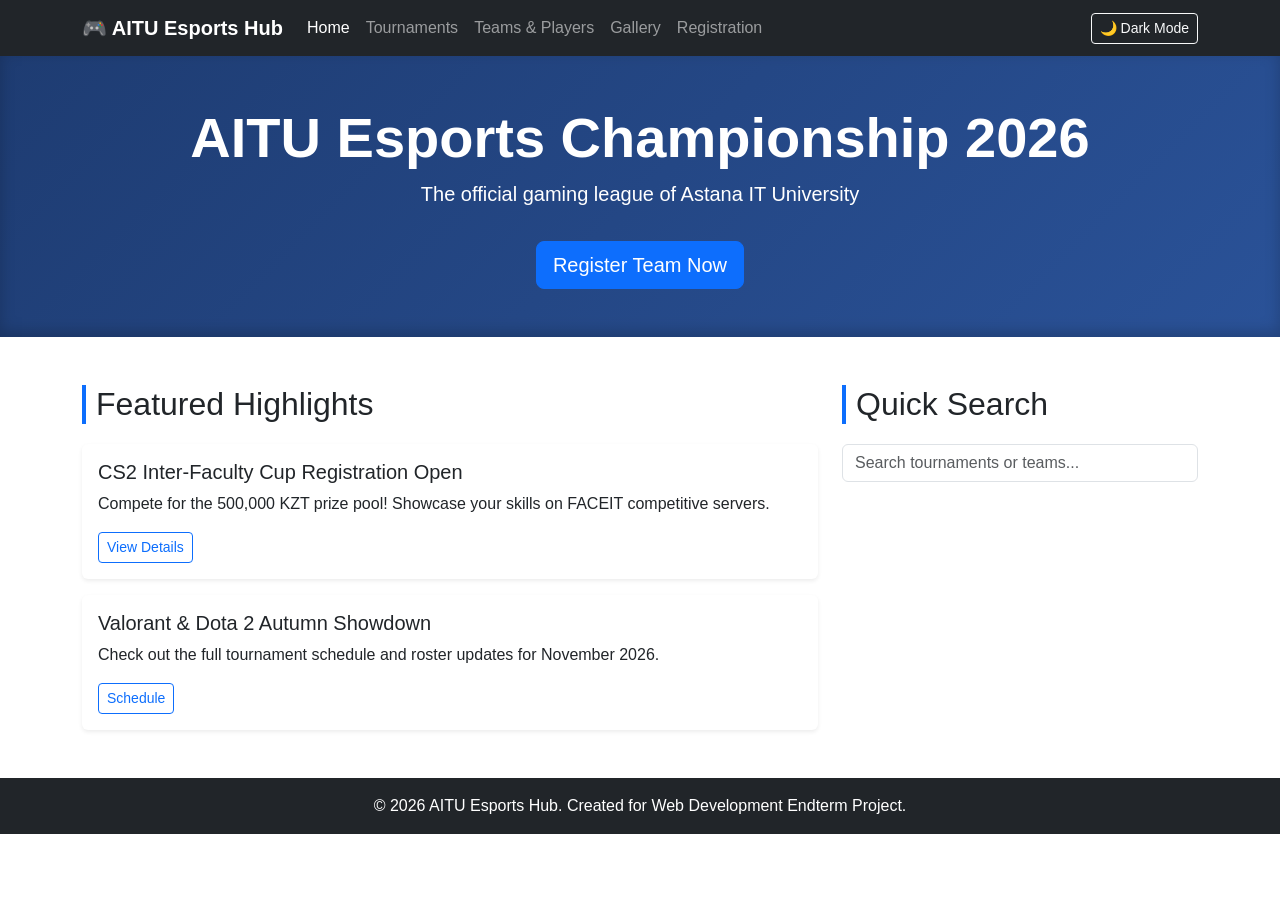
<file: index.html>
<!DOCTYPE html>
<html lang="en">
<head>
  <meta charset="UTF-8">
  <meta name="viewport" content="width=device-width, initial-scale=1.0">
  <title>AITU Esports Hub - Home</title>
  <link href="https://cdn.jsdelivr.net/npm/bootstrap@5.3.0/dist/css/bootstrap.min.css" rel="stylesheet">
  <link rel="stylesheet" href="css/styles.css">
  <script src="https://code.jquery.com/jquery-3.6.4.min.js"></script>
</head>

<body>
  <nav class="navbar navbar-expand-lg navbar-dark bg-dark sticky-top">
    <div class="container">
      <a class="navbar-brand fw-bold" href="index.html">🎮 AITU Esports Hub</a>
      <button class="navbar-toggler" type="button" data-bs-toggle="collapse" data-bs-target="#navbarNav">
        <span class="navbar-toggler-icon"></span>
      </button>
      <div class="collapse navbar-collapse" id="navbarNav">
        <ul class="navbar-menu navbar-nav me-auto">
          <li class="nav-item"><a class="nav-link active" href="index.html">Home</a></li>
          <li class="nav-item"><a class="nav-link" href="tournaments.html">Tournaments</a></li>
          <li class="nav-item"><a class="nav-link" href="teams.html">Teams & Players</a></li>
          <li class="nav-item"><a class="nav-link" href="gallery.html">Gallery</a></li>
          <li class="nav-item"><a class="nav-link" href="register.html">Registration</a></li>
        </ul>
        <button id="themeToggleBtn" class="btn btn-outline-light btn-sm">🌙 Dark Mode</button>
      </div>
    </div>
  </nav>

  <header class="hero-section text-white text-center py-5">
    <div class="container">
      <h1 class="display-4 fw-bold">AITU Esports Championship 2026</h1>
      <p class="lead">The official gaming league of Astana IT University</p>
      <a href="register.html" class="btn btn-primary btn-lg mt-3">Register Team Now</a>
    </div>
  </header>

  <main class="container my-5">
    <section class="row mb-5">
      <div class="col-md-8">
        <h2 class="section-title">Featured Highlights</h2>
        <div class="card mb-3 border-0 shadow-sm">
          <div class="card-body">
            <h5 class="card-title">CS2 Inter-Faculty Cup Registration Open</h5>
            <p class="card-text">Compete for the 500,000 KZT prize pool! Showcase your skills on FACEIT competitive servers.</p>
            <a href="tournaments.html" class="btn btn-outline-primary btn-sm">View Details</a>
          </div>
        </div>
        <div class="card border-0 shadow-sm">
          <div class="card-body">
            <h5 class="card-title">Valorant & Dota 2 Autumn Showdown</h5>
            <p class="card-text">Check out the full tournament schedule and roster updates for November 2026.</p>
            <a href="tournaments.html" class="btn btn-outline-primary btn-sm">Schedule</a>
          </div>
        </div>
      </div>

      <div class="col-md-4">
        <h2 class="section-title">Quick Search</h2>
        <div class="mb-3">
          <input type="text" id="quickSearchInput" class="form-control" placeholder="Search tournaments or teams...">
          <ul id="quickSearchResults" class="list-group mt-2 shadow-sm"></ul>
        </div>
      </div>
    </section>
  </main>

  <footer class="bg-dark text-white text-center py-3">
    <div class="container">
      <p class="mb-0">&copy; 2026 AITU Esports Hub. Created for Web Development Endterm Project.</p>
    </div>
  </footer>

  <script src="https://cdn.jsdelivr.net/npm/bootstrap@5.3.0/dist/js/bootstrap.bundle.min.js"></script>
  <script src="js/main.js"></script>
  <script src="js/jquery-effects.js"></script>
</body>
</html>
</file>
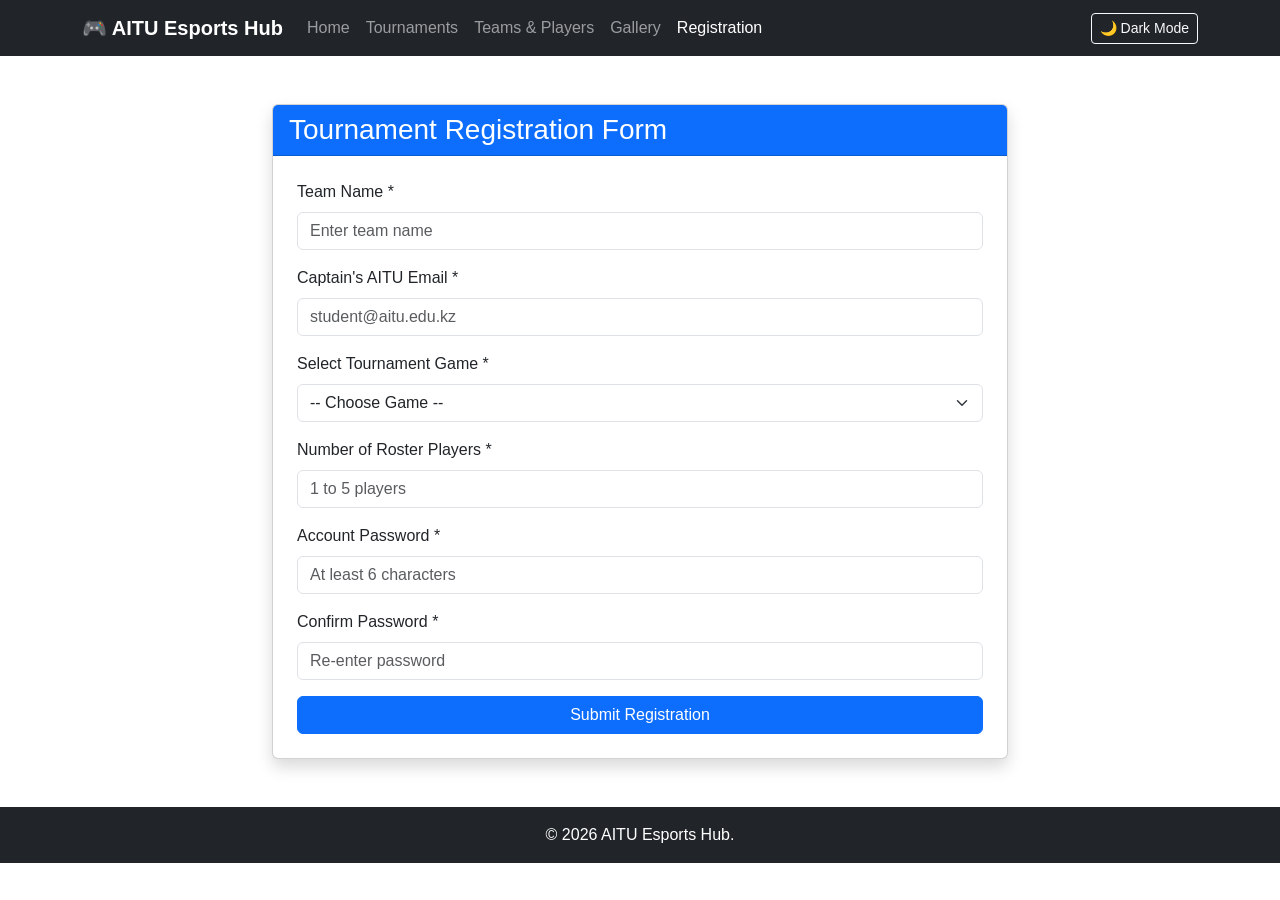
<file: register.html>
<!DOCTYPE html>
<html lang="en">
<head>
  <meta charset="UTF-8">
  <meta name="viewport" content="width=device-width, initial-scale=1.0">
  <title>AITU Esports Hub - Registration</title>
  <link href="https://cdn.jsdelivr.net/npm/bootstrap@5.3.0/dist/css/bootstrap.min.css" rel="stylesheet">
  <link rel="stylesheet" href="css/styles.css">
  <script src="https://code.jquery.com/jquery-3.6.4.min.js"></script>
</head>
<body>
  <nav class="navbar navbar-expand-lg navbar-dark bg-dark sticky-top">
    <div class="container">
      <a class="navbar-brand fw-bold" href="index.html">🎮 AITU Esports Hub</a>
      <button class="navbar-toggler" type="button" data-bs-toggle="collapse" data-bs-target="#navbarNav">
        <span class="navbar-toggler-icon"></span>
      </button>
      <div class="collapse navbar-collapse" id="navbarNav">
        <ul class="navbar-menu navbar-nav me-auto">
          <li class="nav-item"><a class="nav-link" href="index.html">Home</a></li>
          <li class="nav-item"><a class="nav-link" href="tournaments.html">Tournaments</a></li>
          <li class="nav-item"><a class="nav-link" href="teams.html">Teams & Players</a></li>
          <li class="nav-item"><a class="nav-link" href="gallery.html">Gallery</a></li>
          <li class="nav-item"><a class="nav-link active" href="register.html">Registration</a></li>
        </ul>
        <button id="themeToggleBtn" class="btn btn-outline-light btn-sm">🌙 Dark Mode</button>
      </div>
    </div>
  </nav>

  <div class="container my-5">
    <div class="row justify-content-center">
      <div class="col-md-8">
        <div class="card shadow">
          <div class="card-header bg-primary text-white">
            <h3 class="card-title mb-0">Tournament Registration Form</h3>
          </div>
          <div class="card-body p-4">

            <div id="successAlert" class="alert alert-success d-none" role="alert">
              🎉 Registration successful! Your team has been registered for the tournament.
            </div>

            <form id="registrationForm" novalidate>
              <div class="mb-3">
                <label for="teamName" class="form-label">Team Name *</label>
                <input type="text" class="form-control" id="teamName" placeholder="Enter team name">
                <div class="invalid-feedback" id="teamNameError">Team name must be at least 3 characters.</div>
              </div>

              <div class="mb-3">
                <label for="captainEmail" class="form-label">Captain's AITU Email *</label>
                <input type="email" class="form-control" id="captainEmail" placeholder="student@aitu.edu.kz">
                <div class="invalid-feedback" id="emailError">Please enter a valid email address.</div>
              </div>

              <div class="mb-3">
                <label for="gameSelect" class="form-label">Select Tournament Game *</label>
                <select class="form-select" id="gameSelect">
                  <option value="">-- Choose Game --</option>
                  <option value="CS2">Counter-Strike 2</option>
                  <option value="Dota 2">Dota 2</option>
                  <option value="Valorant">Valorant</option>
                  <option value="FC 24">FC 24</option>
                </select>
                <div class="invalid-feedback" id="gameError">Please select a tournament game.</div>
              </div>

              <div class="mb-3">
                <label for="playerCount" class="form-label">Number of Roster Players *</label>
                <input type="number" class="form-control" id="playerCount" min="1" max="5" placeholder="1 to 5 players">
                <div class="invalid-feedback" id="playerCountError">Player count must be between 1 and 5.</div>
              </div>

              <div class="mb-3">
                <label for="password" class="form-label">Account Password *</label>
                <input type="password" class="form-control" id="password" placeholder="At least 6 characters">
                <div class="invalid-feedback" id="passwordError">Password must be at least 6 characters.</div>
              </div>

              <div class="mb-3">
                <label for="confirmPassword" class="form-label">Confirm Password *</label>
                <input type="password" class="form-control" id="confirmPassword" placeholder="Re-enter password">
                <div class="invalid-feedback" id="confirmPasswordError">Passwords do not match.</div>
              </div>

              <button type="submit" class="btn btn-primary w-100">Submit Registration</button>
            </form>
          </div>
        </div>
      </div>
    </div>
  </div>

  <footer class="bg-dark text-white text-center py-3 mt-5">
    <div class="container">
      <p class="mb-0">&copy; 2026 AITU Esports Hub.</p>
    </div>
  </footer>

  <script src="https://cdn.jsdelivr.net/npm/bootstrap@5.3.0/dist/js/bootstrap.bundle.min.js"></script>
  <script src="js/main.js"></script>
  <script src="js/validation.js"></script>
  <script src="js/jquery-effects.js"></script>
</body>
</html>
</file>
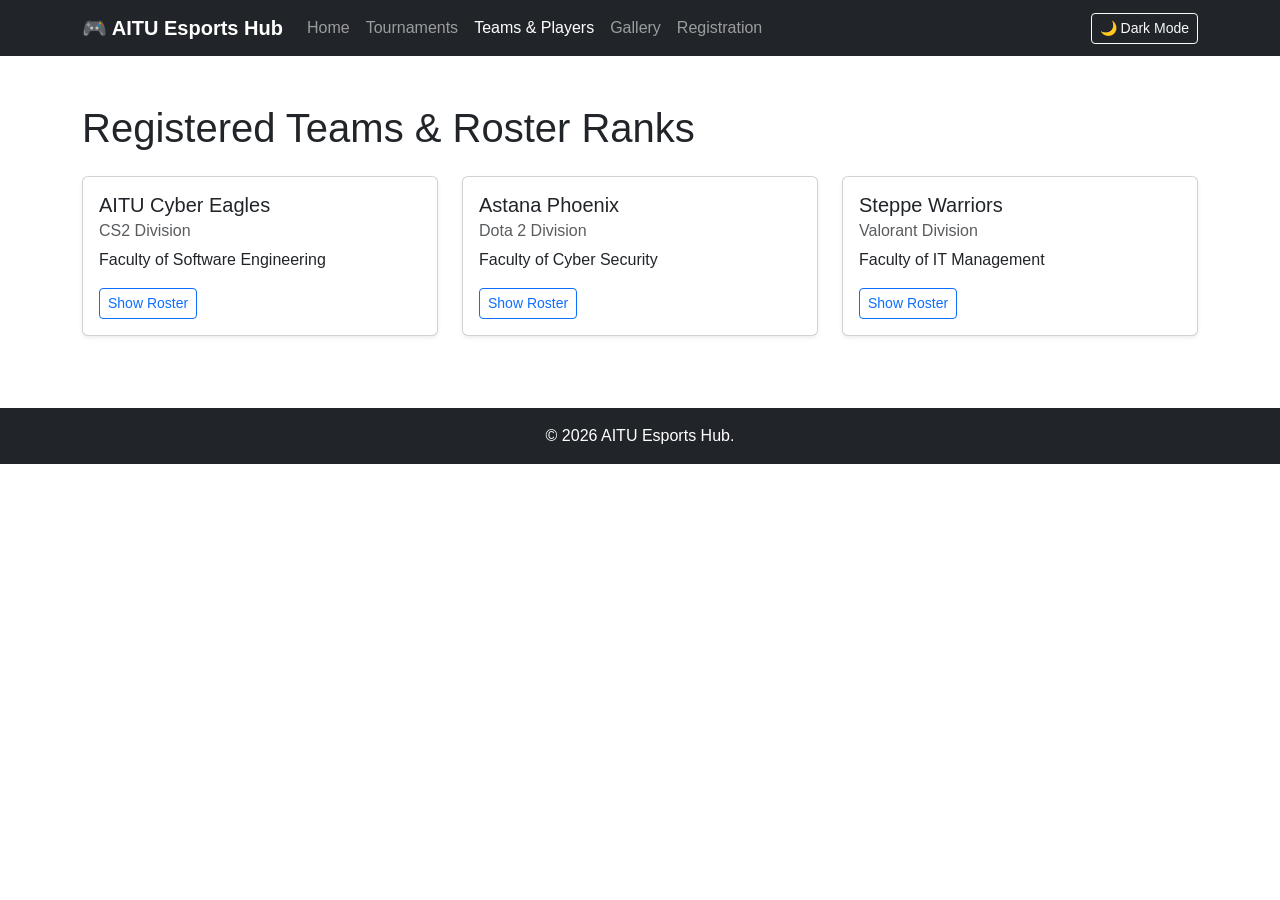
<file: teams.html>
<!DOCTYPE html>
<html lang="en">
<head>
  <meta charset="UTF-8">
  <meta name="viewport" content="width=device-width, initial-scale=1.0">
  <title>AITU Esports Hub - Teams</title>
  <link href="https://cdn.jsdelivr.net/npm/bootstrap@5.3.0/dist/css/bootstrap.min.css" rel="stylesheet">
  <link rel="stylesheet" href="css/styles.css">
  <script src="https://code.jquery.com/jquery-3.6.4.min.js"></script>
</head>
<body>
  <nav class="navbar navbar-expand-lg navbar-dark bg-dark sticky-top">
    <div class="container">
      <a class="navbar-brand fw-bold" href="index.html">🎮 AITU Esports Hub</a>
      <button class="navbar-toggler" type="button" data-bs-toggle="collapse" data-bs-target="#navbarNav">
        <span class="navbar-toggler-icon"></span>
      </button>
      <div class="collapse navbar-collapse" id="navbarNav">
        <ul class="navbar-menu navbar-nav me-auto">
          <li class="nav-item"><a class="nav-link" href="index.html">Home</a></li>
          <li class="nav-item"><a class="nav-link" href="tournaments.html">Tournaments</a></li>
          <li class="nav-item"><a class="nav-link active" href="teams.html">Teams & Players</a></li>
          <li class="nav-item"><a class="nav-link" href="gallery.html">Gallery</a></li>
          <li class="nav-item"><a class="nav-link" href="register.html">Registration</a></li>
        </ul>
        <button id="themeToggleBtn" class="btn btn-outline-light btn-sm">🌙 Dark Mode</button>
      </div>
    </div>
  </nav>

  <div class="container my-5">
    <h1 class="mb-4">Registered Teams & Roster Ranks</h1>

    <div class="row">
      <div class="col-md-4 mb-4">
        <div class="card h-100 shadow-sm">
          <div class="card-body">
            <h5 class="card-title">AITU Cyber Eagles</h5>
            <h6 class="card-subtitle mb-2 text-muted">CS2 Division</h6>
            <p class="card-text">Faculty of Software Engineering</p>
            <button class="btn btn-outline-primary btn-sm toggle-roster-btn">Show Roster</button>
            <div class="roster-details mt-3" style="display:none;">
              <ul class="list-group list-group-flush">
                <li class="list-group-item">Aldiyar (Captain / AWPer)</li>
                <li class="list-group-item">Dossymzhan (Rifler)</li>
                <li class="list-group-item">Nurislambek (Entry)</li>
                <li class="list-group-item">Alikhan (Support)</li>
                <li class="list-group-item">Sultan (IGL)</li>
              </ul>
            </div>
          </div>
        </div>
      </div>

      <div class="col-md-4 mb-4">
        <div class="card h-100 shadow-sm">
          <div class="card-body">
            <h5 class="card-title">Astana Phoenix</h5>
            <h6 class="card-subtitle mb-2 text-muted">Dota 2 Division</h6>
            <p class="card-text">Faculty of Cyber Security</p>
            <button class="btn btn-outline-primary btn-sm toggle-roster-btn">Show Roster</button>
            <div class="roster-details mt-3" style="display:none;">
              <ul class="list-group list-group-flush">
                <li class="list-group-item">CyberKing (Carry)</li>
                <li class="list-group-item">MidGod (Mid)</li>
                <li class="list-group-item">OfflanePro (Offlane)</li>
                <li class="list-group-item">Supp4 (Soft Support)</li>
                <li class="list-group-item">WardMaster (Hard Support)</li>
              </ul>
            </div>
          </div>
        </div>
      </div>

      <div class="col-md-4 mb-4">
        <div class="card h-100 shadow-sm">
          <div class="card-body">
            <h5 class="card-title">Steppe Warriors</h5>
            <h6 class="card-subtitle mb-2 text-muted">Valorant Division</h6>
            <p class="card-text">Faculty of IT Management</p>
            <button class="btn btn-outline-primary btn-sm toggle-roster-btn">Show Roster</button>
            <div class="roster-details mt-3" style="display:none;">
              <ul class="list-group list-group-flush">
                <li class="list-group-item">ViperMain (Duelist)</li>
                <li class="list-group-item">JettPlayer (Initiator)</li>
                <li class="list-group-item">OmenGhost (Controller)</li>
                <li class="list-group-item">CypherSec (Sentinel)</li>
                <li class="list-group-item">SageHeal (Flex)</li>
              </ul>
            </div>
          </div>
        </div>
      </div>
    </div>
  </div>

  <footer class="bg-dark text-white text-center py-3 mt-5">
    <div class="container">
      <p class="mb-0">&copy; 2026 AITU Esports Hub.</p>
    </div>
  </footer>

  <script src="https://cdn.jsdelivr.net/npm/bootstrap@5.3.0/dist/js/bootstrap.bundle.min.js"></script>
  <script src="js/main.js"></script>
  <script src="js/jquery-effects.js"></script>
</body>
</html>
</file>
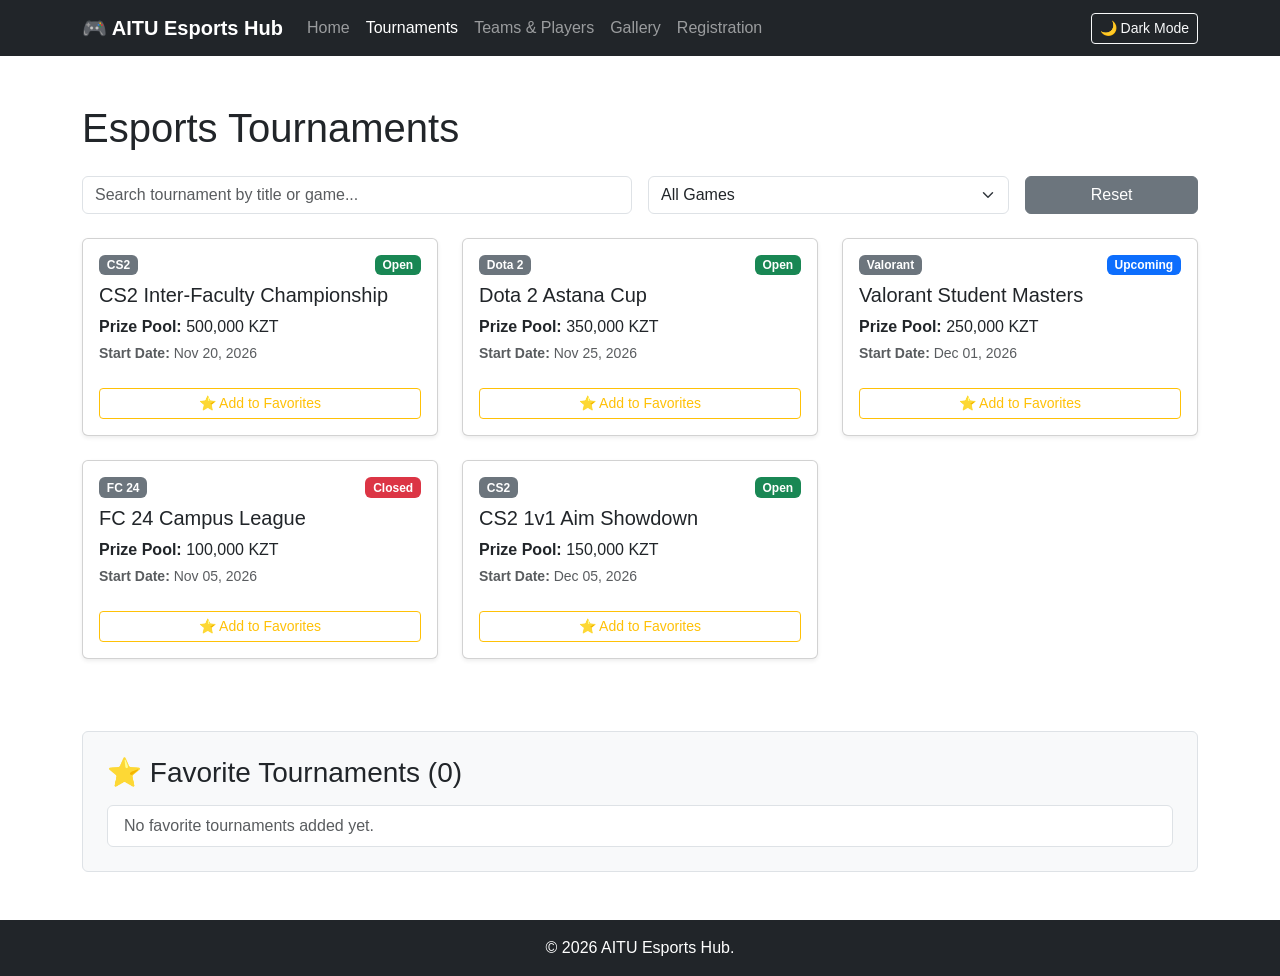
<file: tournaments.html>
<!DOCTYPE html>
<html lang="en">
<head>
  <meta charset="UTF-8">
  <meta name="viewport" content="width=device-width, initial-scale=1.0">
  <title>AITU Esports Hub - Tournaments</title>
  <link href="https://cdn.jsdelivr.net/npm/bootstrap@5.3.0/dist/css/bootstrap.min.css" rel="stylesheet">
  <link rel="stylesheet" href="css/styles.css">
  <script src="https://code.jquery.com/jquery-3.6.4.min.js"></script>
</head>
<body>
  <nav class="navbar navbar-expand-lg navbar-dark bg-dark sticky-top">
    <div class="container">
      <a class="navbar-brand fw-bold" href="index.html">🎮 AITU Esports Hub</a>
      <button class="navbar-toggler" type="button" data-bs-toggle="collapse" data-bs-target="#navbarNav">
        <span class="navbar-toggler-icon"></span>
      </button>
      <div class="collapse navbar-collapse" id="navbarNav">
        <ul class="navbar-menu navbar-nav me-auto">
          <li class="nav-item"><a class="nav-link" href="index.html">Home</a></li>
          <li class="nav-item"><a class="nav-link active" href="tournaments.html">Tournaments</a></li>
          <li class="nav-item"><a class="nav-link" href="teams.html">Teams & Players</a></li>
          <li class="nav-item"><a class="nav-link" href="gallery.html">Gallery</a></li>
          <li class="nav-item"><a class="nav-link" href="register.html">Registration</a></li>
        </ul>
        <button id="themeToggleBtn" class="btn btn-outline-light btn-sm">🌙 Dark Mode</button>
      </div>
    </div>
  </nav>

  <div class="container my-5">
    <h1 class="mb-4">Esports Tournaments</h1>

    <!-- Filter & Search Section -->
    <div class="row g-3 mb-4">
      <div class="col-md-6">
        <input type="text" id="searchInput" class="form-control" placeholder="Search tournament by title or game...">
      </div>
      <div class="col-md-4">
        <select id="gameFilter" class="form-select">
          <option value="All">All Games</option>
          <option value="CS2">Counter-Strike 2</option>
          <option value="Dota 2">Dota 2</option>
          <option value="Valorant">Valorant</option>
          <option value="FC 24">FC 24</option>
        </select>
      </div>
      <div class="col-md-2">
        <button id="resetFiltersBtn" class="btn btn-secondary w-100">Reset</button>
      </div>
    </div>

    <!-- Dynamic Tournament Cards Grid -->
    <div class="row" id="tournamentsGrid"></div>

    <!-- Favorites Section -->
    <div class="mt-5 p-4 border rounded bg-light">
      <h3>⭐ Favorite Tournaments (<span id="favCount">0</span>)</h3>
      <ul id="favoritesList" class="list-group mt-3">
        <li class="list-group-item text-muted">No favorite tournaments added yet.</li>
      </ul>
    </div>
  </div>

  <footer class="bg-dark text-white text-center py-3 mt-5">
    <div class="container">
      <p class="mb-0">&copy; 2026 AITU Esports Hub.</p>
    </div>
  </footer>

  <script src="https://cdn.jsdelivr.net/npm/bootstrap@5.3.0/dist/js/bootstrap.bundle.min.js"></script>
  <script src="js/main.js"></script>
  <script src="js/tournaments.js"></script>
  <script src="js/jquery-effects.js"></script>
</body>
</html>
</file>
<file: css/styles.css>
/* Custom styles for AITU Esports Hub */

body {
  font-family: 'Segoe UI', Tahoma, Geneva, Verdana, sans-serif;
  transition: background-color 0.3s ease, color 0.3s ease;
}

.hero-section {
  background: linear-gradient(135deg, #1e3c72 0%, #2a5298 100%);
  box-shadow: inset 0 -5px 15px rgba(0,0,0,0.2);
}

.section-title {
  border-left: 4px solid #0d6efd;
  padding-left: 10px;
  margin-bottom: 20px;
}

/* Dark Mode Theme */
body.dark-theme {
  background-color: #121212;
  color: #e0e0e0;
}

body.dark-theme .card {
  background-color: #1e1e1e;
  color: #ffffff;
  border-color: #333333;
}

body.dark-theme .bg-light {
  background-color: #242424 !important;
  color: #ffffff;
}

body.dark-theme .list-group-item {
  background-color: #242424;
  color: #e0e0e0;
  border-color: #383838;
}

body.dark-theme .form-control, 
body.dark-theme .form-select {
  background-color: #2c2c2c;
  color: #ffffff;
  border-color: #444444;
}

.tournament-card {
  transition: transform 0.2s ease;
}

.tournament-card:hover {
  transform: translateY(-5px);
}
</file>
